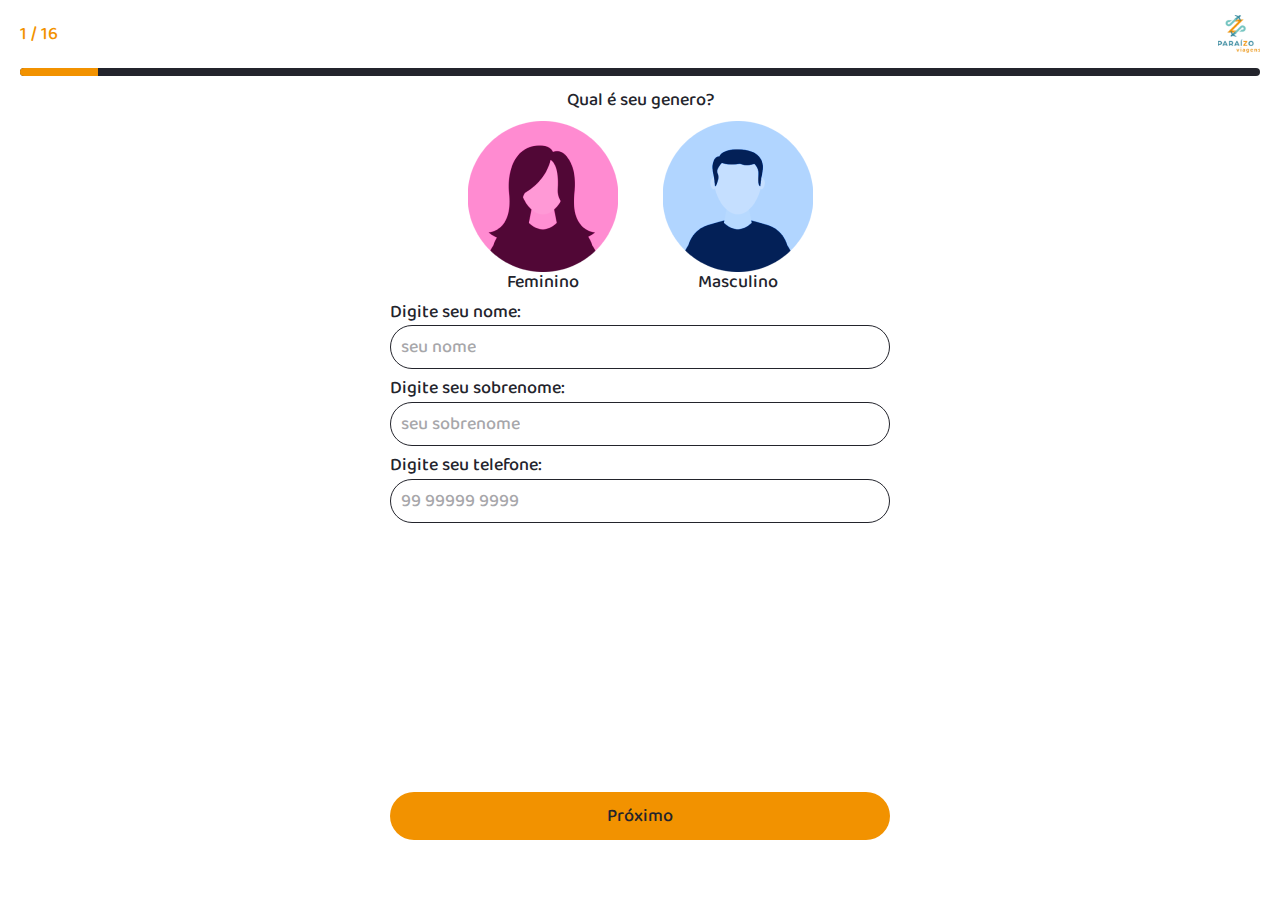
<file: index.html>
<!DOCTYPE html>
<html lang="pt-BR">
<head>
    <meta charset="UTF-8">
    <meta name="viewport" content="width=device-width, initial-scale=1.0">
    <link rel="stylesheet" href="./assets/css/style.css">
    <link rel="shortcut icon" href="assets/images/favicon.ico">
    <title>Quiz - Paraízo Viagens</title>
</head>
<body>
    <div class="conteinerStart">
        <div class="logoStart">
            <img src="assets/images/logo.png" width="60px" alt="">
        </div>

        <div class="blockStart">
            <div class="worldImage">
                <img src="assets/images/world.png" alt="">
            </div>

            <h2>
                Olá! Seja muito <br> bem-vindo!
            </h2>

            <p>
                Vamos ajudar você a planejar a viagem dos seus sonhos.
            </p>

            <p>
                Clique abaixo e preencha as informações da sua viagem para montarmos um pacote perfeito para você.
            </p>

            <div class="conteinerButtonStart">
                <!-- <a class="buttonStart " href=""><img class="iconAviao" src="assets/images/icon aviao.svg" width="20px" alt="">Quero viajar!</a> -->
            </div>

            <p class="privacidadeTermos">
                Este conteúdo não faz parte do Facebook, Meta ou Instagram. A partir deste momento a responsabilidade é da Paraizo Viagens CNPJ 49.771.932/0001-27. Ao iniciar sua cotação você concorda com as <a class="termos" href="">Políticas de Privacidade</a> e <a  class="termos" href="">Termos de Uso</a> estabelecidos.
            </p>
        </div>
    </div>

    <div class="conteinerQuizes">
        <div class="blockConteiner hiddgen">
            <header class="header">
                <a href="#" class="back-button">
                    <img src="./assets/images/previous-icon.svg" alt="">
                    voltar
                </a>
                <div class="step-indicator">
                    <span id="currentStep">1</span>
                    <span>/</span>
                    <span id="totalSteps">15</span>
                </div>
                <div class="logo">
                    <img src="../../public/logo - paraizo viagens.svg" alt="Logo">
                </div>
            </header>

            <div class="progress-container">
                <div class="progress-bar"></div>
            </div>

            <div class="conteiner02 hiddden">
                <div id="step2" class="step-container">
                    <p>
                        Qual é seu genero?
                    </p>
                    <div class="imagesGeners">
                        <div class="imageGirl">
                            <img src="assets/images/imageGirl.png" alt="">
                            <p class="girl">
                                Feminino
                            </p>
                        </div>
                        <div class="imageMen">
                            <img src="assets/images/imageMen.png" alt="">
                            <p class="men">
                                Masculino
                            </p>
                        </div>
                    </div>
                    <div class="conteinerInputs">
                        <div class="blockInputs"></div>
                    </div>
                </div>
            </div>

            <div class="conteiner03 hidgden">
                <div id="step3" class="step-container">
                    <div class="imagesGeners">
                        <div class="imageMen">
                            <img src="assets/images/imageMen.png" alt="">
                            <h1>Olá Gabriel, seja bem vindo</h1>
                        </div>
                    </div>
                    <div class="conteinerInputs">
                        <div class="blockInputs"></div>
                    </div>
                </div>
            </div>
            
            <div class="conteiner04 hiddhen">
                <div id="step4" class="step-container">
                    <div class="imagesBackground"></div>
                    <p class="titleDefault"></p>
                    <div class="conteinerInputs">
                        <div class="blockInputs">
                            <div class="radio-container"></div>
                        </div>
                    </div>
                </div>
            </div>
            
            <div class="conteiner05 hidkden">
                <div id="step5" class="step-container">
                    <div class="imagesBackground"></div>
                    <p class="titleDefault"></p>
                    <div class="conteinerInputs">
                        <div class="blockInputs"></div>
                    </div>
                </div>
            </div>
            
            <div class="conteiner06 hiddfen">
                <div id="step6" class="step-container">
                    <div class="imagesBackground"></div>
                    <p class="titleDefault"></p>
                    <div class="conteinerInputs">
                        <div class="blockInputs">
                            <div class="radio-container"></div>
                        </div>
                    </div>
                </div>
            </div>
            
            <div class="conteiner07 hiddfen">
                <div id="step7" class="step-container">
                    <div class="imagesBackground"></div>
                    <p class="titleDefault"></p>
                    <div class="conteinerInputs">
                        <div class="blockInputs">
                            <div class="radio-container"></div>
                        </div>
                    </div>
                </div>
            </div>

            <div class="conteiner08 hidkden">
                <div id="step8" class="step-container">
                    <div class="imagesBackground"></div>
                    <p class="titleDefault"></p>
                    <div class="conteinerInputs">
                        <div class="blockInputs"></div>
                    </div>
                </div>
            </div>

            <div class="conteiner09 hidfden">
                <div id="step9" class="step-container">
                    <div class="imagesBackground"></div>
                    <p class="titleDefault"></p>
                    <div class="conteinerInputs">
                        <div class="blockInputs"></div>
                        <div class="radio-container"></div>
                    </div>
                </div>
            </div>

            <div class="conteiner10 hidfden">
                <div id="step10" class="step-container">
                    <div class="imagesBackground"></div>
                    <p class="titleName"></p>
                    <div class="conteinerInputs">
                        <div class="blockInputs"></div>
                    </div>
                </div>
            </div>

            <div class="conteiner11 hidfden">
                <div id="step11" class="step-container">
                    <div class="imagesBackground"></div>
                    <p class="titleName"></p>
                    <div class="conteinerInputs">
                        <div class="blockInputs"></div>
                    </div>
                </div>
            </div>

            <div class="conteiner12 hidfden">
                <div id="step12" class="step-container">
                    <p class="pTop"></p>
                    <div class="image-grid"></div>
                </div>
            </div>

            <div class="conteiner13 hifdden">
                <div id="step13" class="step-container">
                    <p class="pTop"></p>
                    <div class="image-grid"></div>
                    <div class="conteinerInputs">
                        <div class="blockInputs"></div>
                    </div>
                </div>
            </div>

            <div class="conteiner14 hidfden">
                <div id="step14" class="step-container">
                    <div class="imagesBackground"></div>
                    <p class="titleDefault"></p>
                    <div class="conteinerInputs">
                        <div class="blockInputs">
                            <div class="radio-container"></div>
                        </div>
                    </div>
                </div>
            </div>

            <div class="conteiner15 hidfden">
                <div id="step15" class="step-container">
                    <div class="imagesBackground"></div>
                    <p class="titleDefault"></p>
                    <div class="conteinerInputs">
                        <div class="blockInputs"></div>
                        <div class="radio-container"></div>
                    </div>
                </div>
            </div>

            <div class="conteiner16 hiddfen">
                <div id="step16" class="step-container">
                    <div class="imagesBackground"></div>
                    <p class="titleDefault"></p>
                    <div class="conteinerInputs">
                        <div class="blockInputs"></div>
                        <div class="radio-container"></div>
                    </div>
                </div>
            </div> 

            <div class="conteiner17 hiddfen">
                <div id="step17" class="step-container">
                    <div class="imagesBackground"></div>
                    <p class="titleDefault"></p>
                    <div class="conteinerInputs">
                        <div class="blockInputs"></div>
                        <div class="radio-container"></div>
                    </div>
                </div>
            </div> 
        </div>

        <div class="conteinerButtonNext">
            <a class="buttonNext btn" href=""></a>
        </div>
    </div>

    <div class="conteinerEnd hidden">
        <div class="blockEnd">
            <div class="blockTitleEnd">
                <p>
                    MUITO OBRIGADO
                </p>
                <p>
                    !
                </p>
            </div>

            <div class="worldImage">
                <img src="assets/images/world.png" alt="">
            </div>

            <h2>
                Estamos mais perto do seu destino agora!
            </h2>

            <p>
                Em breve, um de nossos atendentes entrará em contato com a sua cotação personalizada, tudo bem?
            </p>

            <p>
                Enquanto isso, já pode começar a sonhar com o péna areia ou com as trilhas da montanha.
            </p>

            <div class="logoEnd">
                <img src="assets/images/logo.png" width="60px" alt="">
            </div>
        </div>

        <!-- <div class="logoEnd">
            <img src="assets/images/logo.png" width="60px" alt="">
        </div> -->
    </div>

    <script type="module" src="script.js"></script>
</body>
</html>
</file>
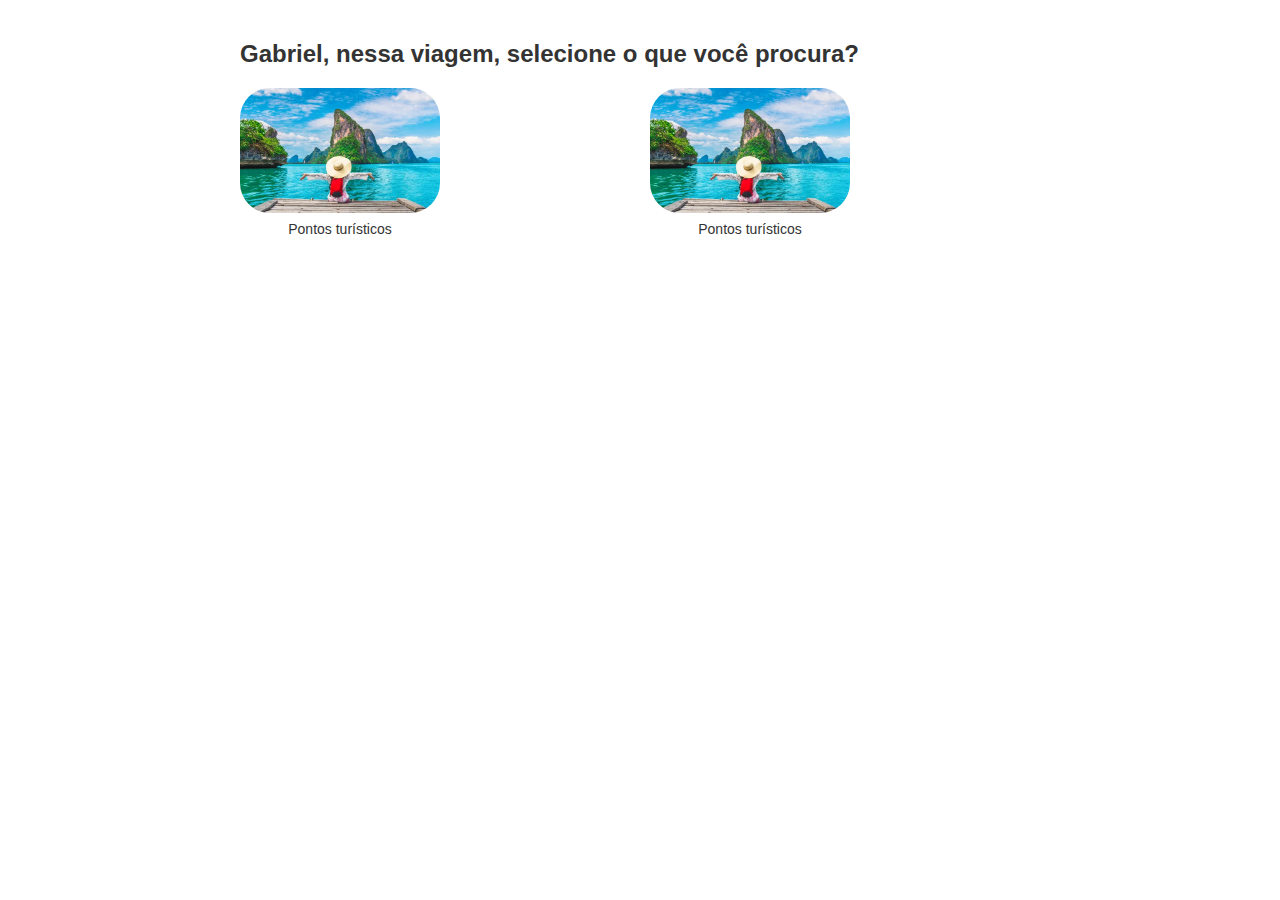
<file: componentes/CheckBoxImage/index.html>
<!DOCTYPE html>
<html lang="pt-BR">
<head>
    <meta charset="UTF-8">
    <meta name="viewport" content="width=device-width, initial-scale=1.0">
    <title>Seleção de Interesses de Viagem</title>
    <style>
        body {
            font-family: Arial, sans-serif;
            max-width: 800px;
            margin: 0 auto;
            padding: 20px;
        }
        h2 {
            color: #333;
        }
        .image-grid {
            display: grid;
            grid-template-columns: repeat(auto-fit, minmax(150px, 1fr));
            gap: 20px;
        }
        .image-checkbox {
            display: flex;
            flex-direction: column;
            cursor: pointer;
            transition: transform 0.3s ease;
            width: 200px;
            height: 200px;
        }
        .image-checkbox:hover {
            transform: translateY(-5px);
        }
        .image-wrapper {
            position: relative;
            border-radius: 30px;
            overflow: hidden;
            margin-bottom: 8px;
        }
        .image-checkbox img {
            width: 100%;
            height: auto;
            display: block;
            transition: filter 0.3s ease;
        }
        .image-checkbox input {
            display: none;
        }
        .image-checkbox label {
            text-align: center;
            font-size: 14px;
            color: #333;
        }
        .image-checkbox.selected .image-wrapper::before {
            content: '';
            position: absolute;
            top: 0;
            left: 0;
            right: 0;
            bottom: 0;
            background-color: rgba(244, 140, 34, 0.6); /* #F48C22 com 60% de opacidade */
            pointer-events: none;
        }
    </style>
</head>
<body>
    <h2>Gabriel, nessa viagem, selecione o que você procura?</h2>
    <div class="image-grid">
        <div class="image-checkbox" onclick="toggleSelection(this)">
            <input type="checkbox" id="pontos-turisticos" name="interesse" value="pontos-turisticos">
            <div class="image-wrapper">
                <img src="../../public/turismo.webp" alt="Pontos turísticos">
            </div>
            <label for="pontos-turisticos">Pontos turísticos</label>
        </div>

        <div class="image-checkbox" onclick="toggleSelection(this)">
            <input type="checkbox" id="pontos-turisticos" name="interesse" value="pontos-turisticos">
            <div class="image-wrapper">
                <img src="../../public/turismo.webp" alt="Pontos turísticos">
            </div>
            <label for="pontos-turisticos">Pontos turísticos</label>
        </div>
        
    </div>

    <script>
        function toggleSelection(element) {
            const checkbox = element.querySelector('input[type="checkbox"]');
            checkbox.checked = !checkbox.checked;
            element.classList.toggle('selected', checkbox.checked);
            console.log(checkbox.value + ' foi ' + (checkbox.checked ? 'selecionado' : 'desmarcado'));
        }
    </script>
</body>
</html>
</file>
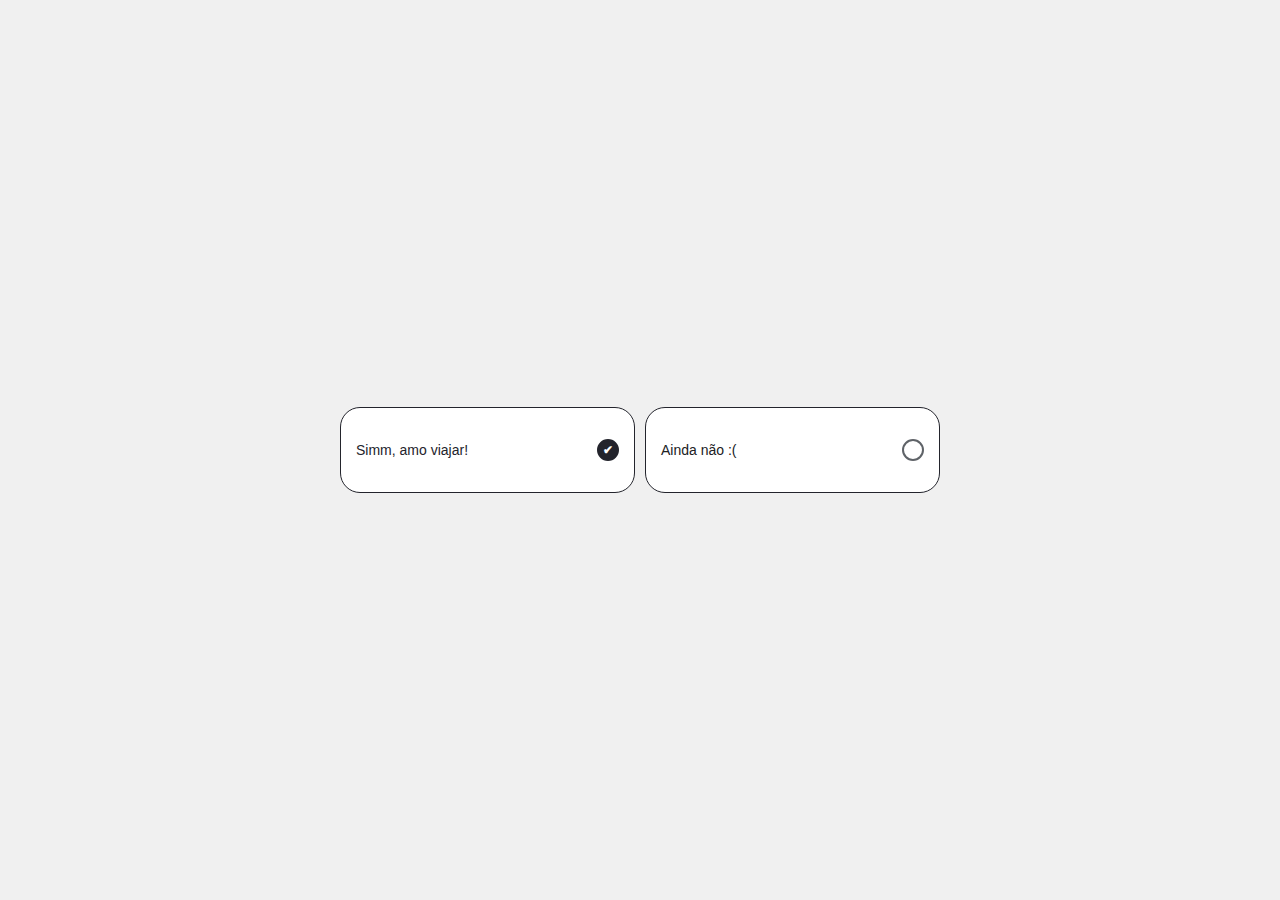
<file: componentes/CheckBoxRadio/index.html>
<!DOCTYPE html>
<html lang="pt-BR">
<head>
    <meta charset="UTF-8">
    <meta name="viewport" content="width=device-width, initial-scale=1.0">
    <title>Botões de Rádio Estilizados</title>
    <style>
        body {
            font-family: Arial, sans-serif;
            display: flex;
            justify-content: center;
            align-items: center;
            height: 100vh;
            margin: 0;
            background-color: #f0f0f0;
        }
        .radio-container {
            display: flex;
            gap: 10px;
            max-width: 600px;
            width: 100%;
        }
        .radio-button {
            flex: 1;
            display: flex;
            align-items: center;
            background-color: white;
            border: 1px solid #23242C;
            border-radius: 20px;
            height: 3.8rem;
            padding: 12px 15px;
            cursor: pointer;
            transition: all 0.3s ease;
        }
        .radio-button input[type="radio"] {
            display: none;
        }
        .radio-button label {
            display: flex;
            align-items: center;
            justify-content: space-between;
            width: 100%;
            cursor: pointer;
            background-color: white;
            font-size: 14px;
            color: #202124;
            font-weight: 500;
        }
        .checkmark {
            width: 18px;
            height: 18px;
            border-radius: 50%;
            border: 2px solid #5f6368;
            display: flex;
            align-items: center;
            justify-content: center;
            margin-left: 10px;
            transition: all 0.3s ease;
            flex-shrink: 0;
        }
        .checkmark::after {
            content: '\2714';
            display: none;
            color: #fff;
            font-size: 12px;
            font-weight: bold;
        }
        .radio-button input[type="radio"]:checked + label .checkmark {
            background: #23242C;
            border-color: #23242C;
        }
        .radio-button input[type="radio"]:checked + label .checkmark::after {
            display: block;
        }
        .radio-button input[type="radio"]:checked + label {
            color: #23242C;
        }
    </style>
</head>
<body>
    <div class="radio-container">
        <div class="radio-button">
            <input type="radio" id="option1" name="option" value="option1" checked>
            <label for="option1">
                <span>Simm, amo viajar!</span>
                <span class="checkmark"></span>
            </label>
        </div>
        <div class="radio-button">
            <input type="radio" id="option2" name="option" value="option2">
            <label for="option2">
                <span>Ainda não :(</span>
                <span class="checkmark"></span>
            </label>
        </div>
    </div>

    <script>
        // Script removido, pois não é mais necessário mudar a cor de fundo
    </script>
</body>
</html>
</file>
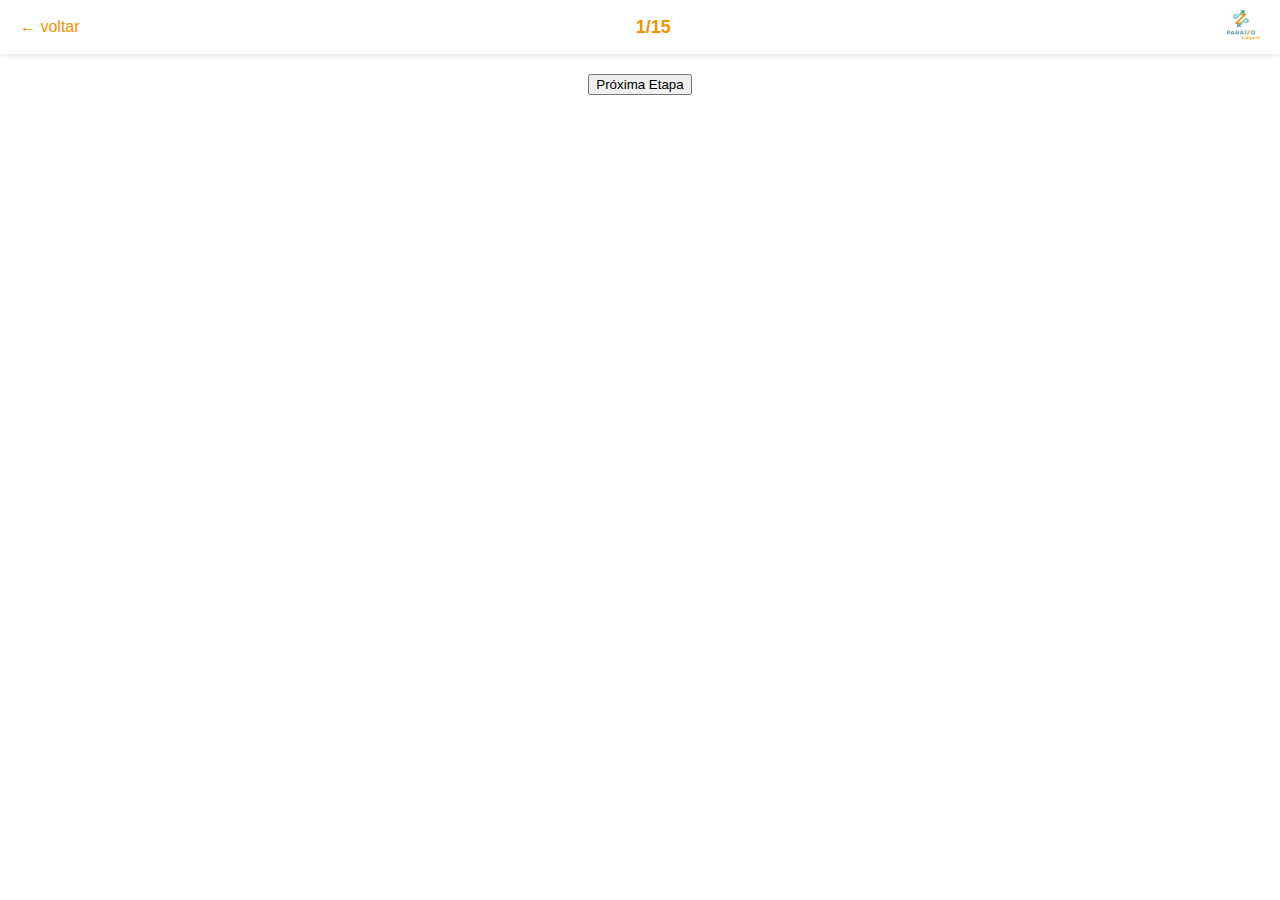
<file: componentes/Header/index.html>
<!DOCTYPE html>
<html lang="pt-BR">
<head>
    <meta charset="UTF-8">
    <meta name="viewport" content="width=device-width, initial-scale=1.0">
    <title>Cabeçalho com Indicador de Etapa</title>
    <style>
        body {
            font-family: Arial, sans-serif;
            margin: 0;
            padding: 0;
        }
        .header {
            display: flex;
            justify-content: space-between;
            align-items: center;
            padding: 10px 20px;
            background-color: #ffffff;
            box-shadow: 0 2px 4px rgba(0,0,0,0.1);
        }
        .back-button {
            color: #F29200;
            text-decoration: none;
            font-size: 16px;
            cursor: pointer;
        }
        .step-indicator {
            font-weight: bold;
            font-size: 18px;
            color: #F29200;
        }
        .logo img {
            height: 30px;
            width: auto;
        }
    </style>
</head>
<body>
    <header class="header">
        <a href="#" class="back-button" onclick="goBack(); return false;">← voltar</a>
        <div class="step-indicator">
            <span id="currentStep">0</span>/<span id="totalSteps">0</span>
        </div>
        <div class="logo">
            <img src="../../public/logo - paraizo viagens.svg" alt="Logo">
        </div>
    </header>

    <div style="margin-top: 20px; text-align: center;">
        <button onclick="nextStep()">Próxima Etapa</button>
    </div>

    <script>
        class StepIndicator {
            constructor(totalSteps) {
                this.currentStep = 1; 
                this.totalSteps = totalSteps;
                this.currentStepElement = document.getElementById('currentStep');
                this.totalStepsElement = document.getElementById('totalSteps');
                this.updateDisplay();
            }

            updateDisplay() {
                this.currentStepElement.textContent = this.currentStep;
                this.totalStepsElement.textContent = this.totalSteps;
            }

            nextStep() {
                if (this.currentStep < this.totalSteps) {
                    this.currentStep++;
                    this.updateDisplay();
                }
            }

            previousStep() {
                if (this.currentStep > 1) {
                    this.currentStep--;
                    this.updateDisplay();
                }
            }

            setStep(step) {
                this.currentStep = Math.max(1, Math.min(step, this.totalSteps));
                this.updateDisplay();
            }
        }

        // Inicialize o componente com o número total de etapas
        const stepIndicator = new StepIndicator(15);

        // Função para o botão voltar
        function goBack() {
            stepIndicator.previousStep();
            console.log("Voltando para a etapa", stepIndicator.currentStep);
        }

        // Função para o botão de próxima etapa
        function nextStep() {
            stepIndicator.nextStep();
            console.log("Avançando para a etapa", stepIndicator.currentStep);
        }
    </script>
</body>
</html>
</file>
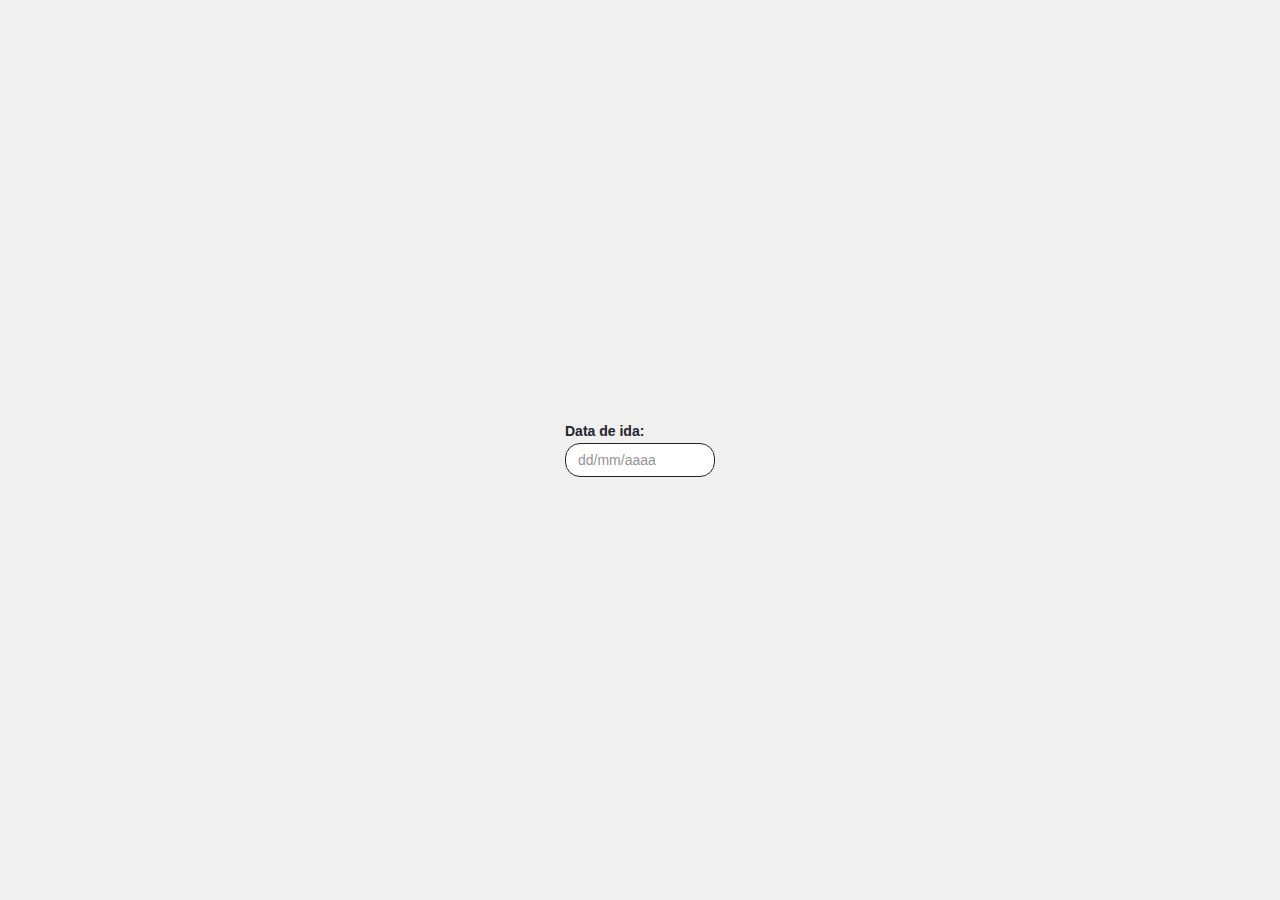
<file: componentes/InputDate/index.html>
<!DOCTYPE html>
<html lang="pt-BR">
<head>
    <meta charset="UTF-8">
    <meta name="viewport" content="width=device-width, initial-scale=1.0">
    <title>Input de Data Estilizado Compacto</title>
    <style>
        body {
            font-family: Arial, sans-serif;
            display: flex;
            justify-content: center;
            align-items: center;
            height: 100vh;
            margin: 0;
            background-color: #f0f0f0;
        }
        .input-container {
            width: 100%;
            max-width: 150px;
            
        }
        .date-input {
            width: 100%;
            padding: 8px 12px;
            font-size: 14px; 
            border: 1px solid #23242C;
            border-radius: 15px; 
            color: #23242C;
            outline: none;
            box-sizing: border-box;
        }
        .date-input::placeholder {
            color: #23242C;
            opacity: 0.5;
        }
        label {
            display: block;
            margin-bottom: 4px;
            color: #23242C;
            font-weight: bold;
            font-size: 14px;
        }
    </style>
</head>
<body>
    <div class="input-container">
        <label for="dateInput">Data de ida:</label>
        <input type="text" id="dateInput" class="date-input" placeholder="dd/mm/aaaa" maxlength="10">
    </div>

    <script>

        export function InputDate (){
            function formatDate(input) {
                let value = input.value.replace(/\D/g, '').slice(0, 8);
                let formattedValue = '';

                if (value.length > 0) {
                    formattedValue += value.substr(0, 2);
                }
                if (value.length > 2) {
                    formattedValue += '/' + value.substr(2, 2);
                }
                if (value.length > 4) {
                    formattedValue += '/' + value.substr(4, 4);
                }

                input.value = formattedValue;
            }

            document.getElementById('dateInput').addEventListener('input', function(e) {
                formatDate(this);
            });

            document.getElementById('dateInput').addEventListener('keydown', function(e) {
                if ([46, 8, 9, 27, 13, 110, 190].indexOf(e.keyCode) !== -1 ||
                    (e.keyCode === 65 && (e.ctrlKey === true || e.metaKey === true)) || 
                    (e.keyCode >= 35 && e.keyCode <= 40)) {
                        return;
                }
                if ((e.shiftKey || (e.keyCode < 48 || e.keyCode > 57)) && (e.keyCode < 96 || e.keyCode > 105)) {
                    e.preventDefault();
                }
            });
        }

    </script>
</body>
</html>
</file>
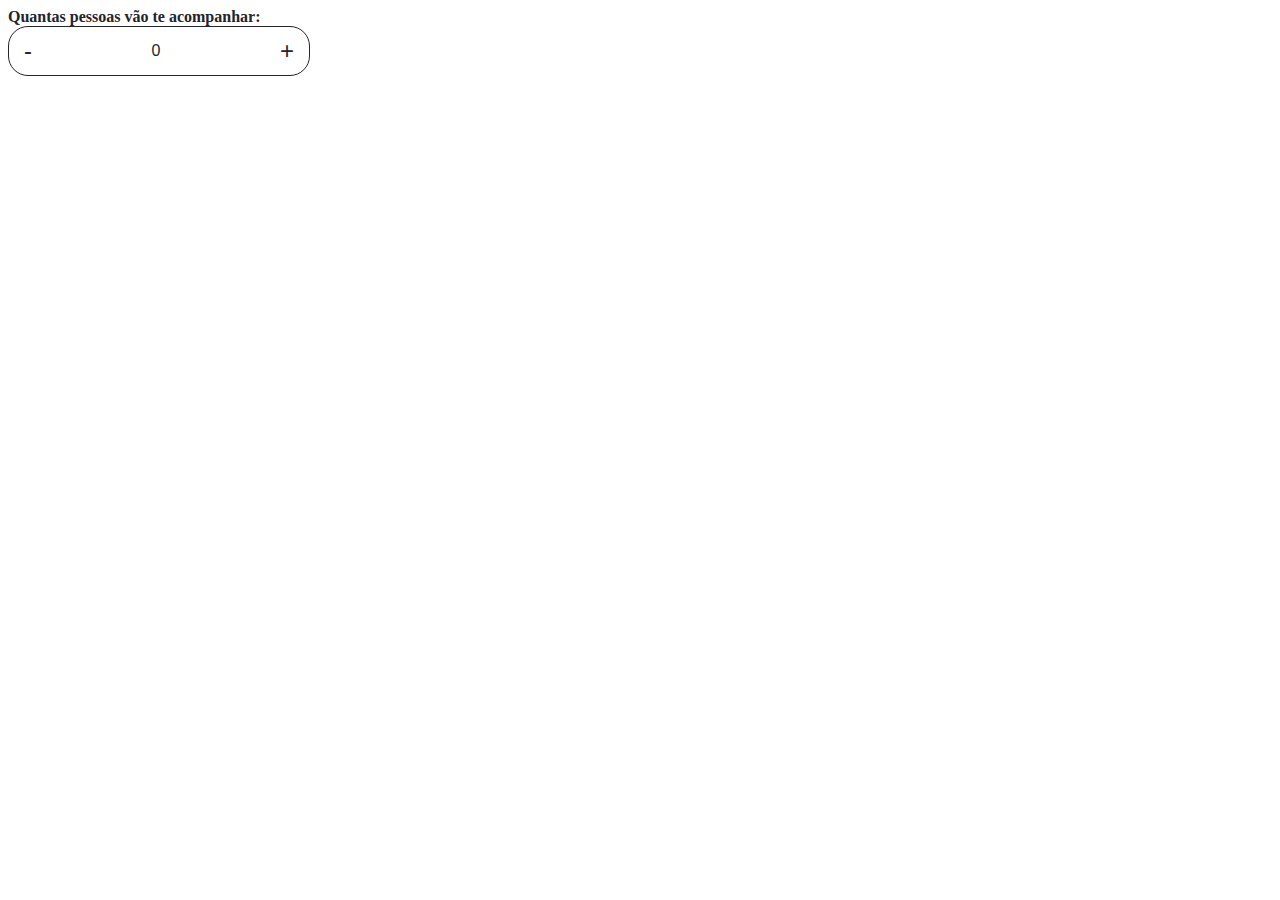
<file: componentes/InputNumber/index.html>
<!DOCTYPE html>
<html lang="pt-BR">
<head>
    <meta charset="UTF-8">
    <meta name="viewport" content="width=device-width, initial-scale=1.0">
    <title>Input Numérico</title>
    <style>
        .numeric-input-container {
            display: flex;
            align-items: center;
            max-width: 300px;
            border: 1px solid #23242C;
            border-radius: 20px;
            overflow: hidden;
        }
        .numeric-input-button {
            background-color: transparent;
            border: none;
            color: #23242C;
            font-size: 24px;
            padding: 10px 15px;
            cursor: pointer;
            transition: opacity 0.3s;
        }
        .numeric-input-button:hover {
            opacity: 0.7;
        }
        .numeric-input-field {
            flex-grow: 1;
            border: none;
            text-align: center;
            font-size: 16px;
            padding: 10px;
            width: 50px;
            background-color: transparent;
            color: #23242C;
        }
        .numeric-input-field::-webkit-inner-spin-button, 
        .numeric-input-field::-webkit-outer-spin-button { 
            -webkit-appearance: none;
            margin: 0;
        }
        .numeric-input-label {
            margin-bottom: 5px;
            font-weight: bold;
            color: #23242C;
        }
    </style>
</head>
<body>
    <div>
        <label class="numeric-input-label" for="peopleCount">Quantas pessoas vão te acompanhar:</label>
        <div class="numeric-input-container">
            <button class="numeric-input-button" onclick="changeValue(-1)">-</button>
            <input type="number" id="peopleCount" class="numeric-input-field" value="0" min="0" readonly>
            <button class="numeric-input-button" onclick="changeValue(1)">+</button>
        </div>
    </div>

    <script>
        const input = document.getElementById('peopleCount');

        function changeValue(amount) {
            let currentValue = parseInt(input.value);
            let newValue = currentValue + amount;
            input.value = Math.max(0, newValue);
        }
    </script>
</body>
</html>
</file>
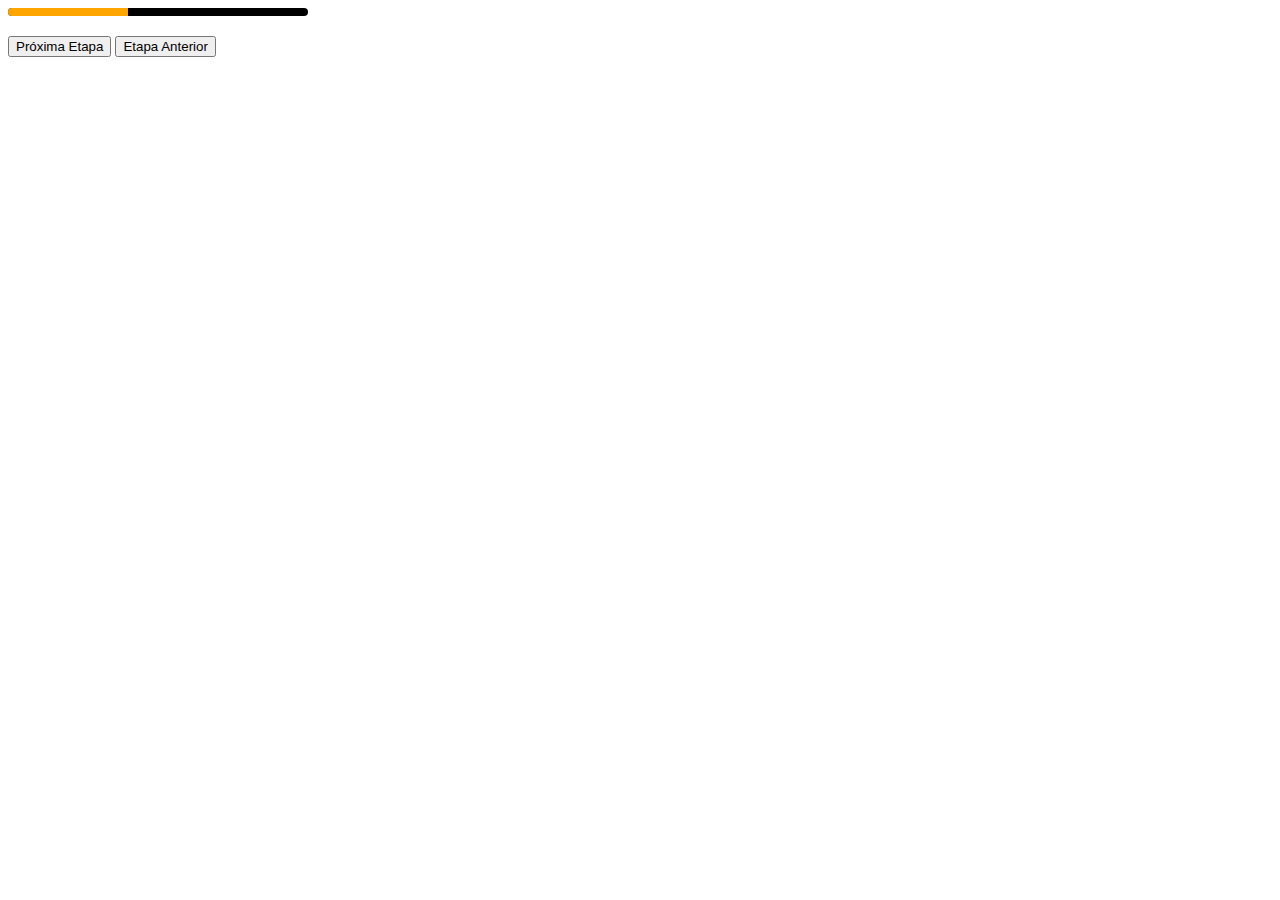
<file: componentes/ProgessBar/index.html>
<!DOCTYPE html>
<html lang="pt-BR">
<head>
    <meta charset="UTF-8">
    <meta name="viewport" content="width=device-width, initial-scale=1.0">
    <title>Barra de Progresso Baseada em Etapas</title>
    <style>
        .progress-container {
            width: 100%;
            max-width: 300px;
            height: 8px;
            background-color: #000000;
            border-radius: 4px;
            overflow: hidden;
            margin-bottom: 20px;
        }
        .progress-bar {
            width: 0;
            height: 100%;
            background-color: #FFA500; /* Cor laranja */
            transition: width 0.3s ease;
        }
    </style>
</head>
<body>
    <div class="progress-container">
        <div class="progress-bar" data-steps="5" data-current-step="2"></div>
    </div>

    <button onclick="updateProgress(1)">Próxima Etapa</button>
    <button onclick="updateProgress(-1)">Etapa Anterior</button>

    <script>
        class StepProgressBar {
            constructor(element) {
                this.progressBar = element;
                this.totalSteps = parseInt(element.getAttribute('data-steps') || 1);
                this.currentStep = parseInt(element.getAttribute('data-current-step') || 0);
                this.update();
            }

            update() {
                const progress = (this.currentStep / this.totalSteps) * 100;
                this.progressBar.style.width = `${progress}%`;
            }

            setStep(step) {
                this.currentStep = Math.min(this.totalSteps, Math.max(0, step));
                this.update();
            }

            nextStep() {
                this.setStep(this.currentStep + 1);
            }

            previousStep() {
                this.setStep(this.currentStep - 1);
            }
        }

        let progressBar;

        document.addEventListener('DOMContentLoaded', () => {
            const progressElement = document.querySelector('.progress-bar');
            progressBar = new StepProgressBar(progressElement);
        });

        function updateProgress(change) {
            if (change > 0) {
                progressBar.nextStep();
            } else {
                progressBar.previousStep();
            }
        }
    </script>
</body>
</html>
</file>
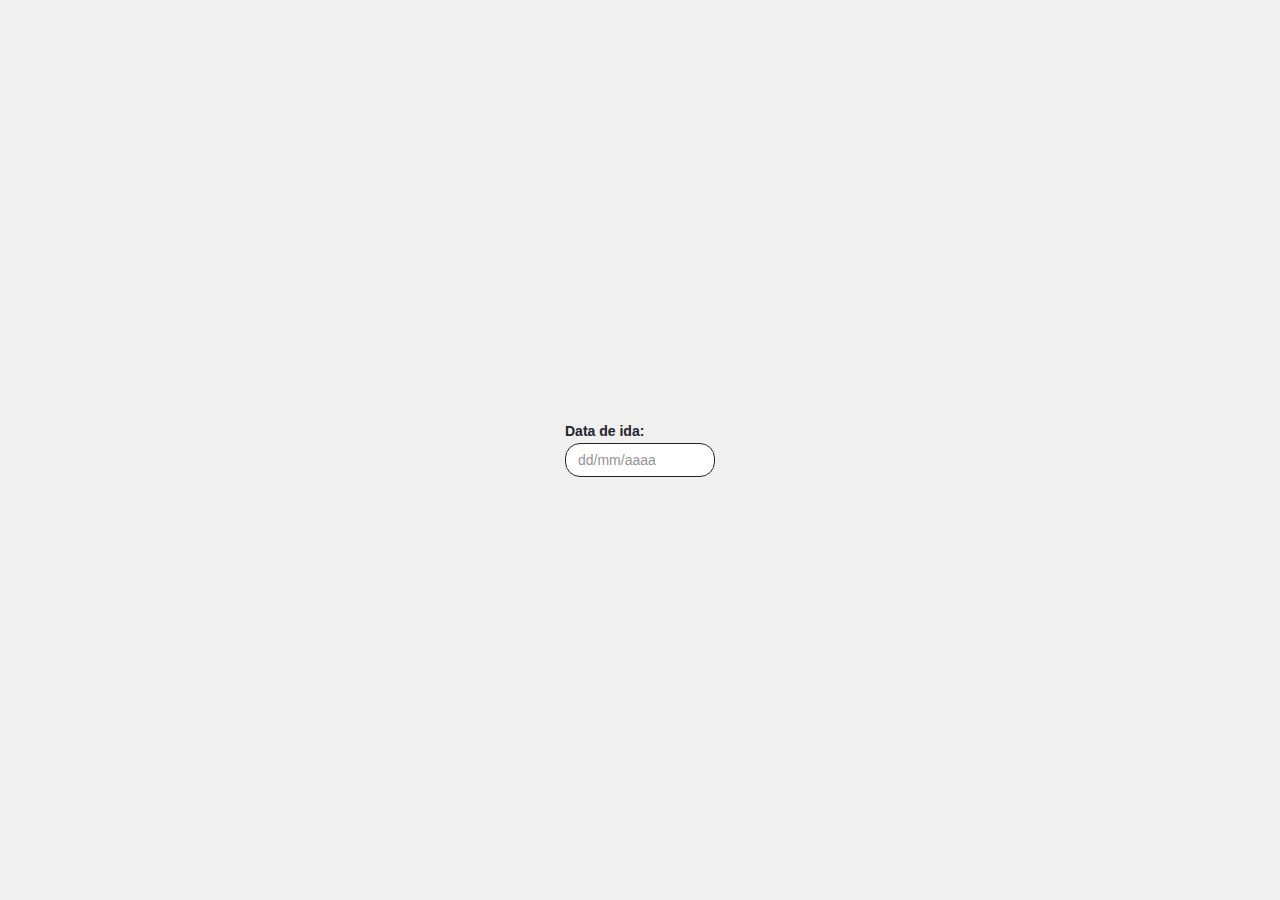
<file: componentes/Header/InputDate/index.html>
<!DOCTYPE html>
<html lang="pt-BR">
<head>
    <meta charset="UTF-8">
    <meta name="viewport" content="width=device-width, initial-scale=1.0">
    <title>Input de Data Estilizado Compacto</title>
    <style>
        body {
            font-family: Arial, sans-serif;
            display: flex;
            justify-content: center;
            align-items: center;
            height: 100vh;
            margin: 0;
            background-color: #f0f0f0;
        }
        .input-container {
            width: 100%;
            max-width: 150px;
            
        }
        .date-input {
            width: 100%;
            padding: 8px 12px;
            font-size: 14px; 
            border: 1px solid #23242C;
            border-radius: 15px; 
            color: #23242C;
            outline: none;
            box-sizing: border-box;
        }
        .date-input::placeholder {
            color: #23242C;
            opacity: 0.5;
        }
        label {
            display: block;
            margin-bottom: 4px;
            color: #23242C;
            font-weight: bold;
            font-size: 14px;
        }
    </style>
</head>
<body>
    <div class="input-container">
        <label for="dateInput">Data de ida:</label>
        <input type="text" id="dateInput" class="date-input" placeholder="dd/mm/aaaa" maxlength="10">
    </div>

    <script>
        function formatDate(input) {
            let value = input.value.replace(/\D/g, '').slice(0, 8);
            let formattedValue = '';

            if (value.length > 0) {
                formattedValue += value.substr(0, 2);
            }
            if (value.length > 2) {
                formattedValue += '/' + value.substr(2, 2);
            }
            if (value.length > 4) {
                formattedValue += '/' + value.substr(4, 4);
            }

            input.value = formattedValue;
        }

        document.getElementById('dateInput').addEventListener('input', function(e) {
            formatDate(this);
        });

        document.getElementById('dateInput').addEventListener('keydown', function(e) {
            if ([46, 8, 9, 27, 13, 110, 190].indexOf(e.keyCode) !== -1 ||
                (e.keyCode === 65 && (e.ctrlKey === true || e.metaKey === true)) || 
                (e.keyCode >= 35 && e.keyCode <= 40)) {
                    return;
            }
            if ((e.shiftKey || (e.keyCode < 48 || e.keyCode > 57)) && (e.keyCode < 96 || e.keyCode > 105)) {
                e.preventDefault();
            }
        });
    </script>
</body>
</html>
</file>
<file: assets/css/style.css>
@import url('https://fonts.googleapis.com/css2?family=Baloo+2:wght@400..800&display=swap');

:root{
    /* colors */
    --colorPrimary: #23242C;
    --colorSecundary: #F29200;
    --colorMen: #a4cdfc;
    --colorGirl: #FF8BD1;

    /* font */
    --fontPrimary: "Baloo 2", sans-serif;
}

::-webkit-scrollbar{
    width: 10px;
}

::-webkit-scrollbar-track{
    background-color: var(--colorPrimary);
    border-radius: 50px;
}

::-webkit-scrollbar-thumb{
    background-color: var(--colorSecundary); 
    border-radius: 50px;
}

*{
    box-sizing: border-box;
    text-decoration: none;
    font-family: var(--fontPrimary);
    color: var(--colorPrimary);
    font-weight: 500;
    font-size: 18px;
    outline: none;
    padding: 0px;
    margin: 0px;
}

body{
    background-color: #ffffff;
}

.hidden{
    display: none;
}

.conteinerStart{
    display: none;
}



.conteinerQuizes{
    height: 95vh;
    padding: 0px 20px;
    display: flex;
    
    flex-direction: column;
    justify-content: space-between;
}

.divLabelInput{
    display: flex;
    flex-direction: column;
    gap: 3px;
    margin: 0px 0px 10px;
}

img{
    width: 100%;
}

a{
    display: inline-block;
}

p, label{
    line-height: 1.1em;
    text-align: center;
}

label, span{
    line-height: 1.1em;
    text-align: start;
}

input{
    height: 44px;
    border-radius: 30px;
    border: 1px solid var(--colorPrimary);
    padding: 5px 10px;
}

input::placeholder{
    color: var(--colorPrimary);
    opacity: 40%;
}

.logoStart{
    display: flex;
    justify-content: center;
    background-color: var(--colorPrimary);
    clip-path: ellipse(75% 95% at 50% 0%);
    padding: 15px 0;
}

.logoStart img{
    width: 60px;
}

.blockStart{
    display: flex;
    flex-direction: column;
    /* justify-content: center; */
    align-items: center;
    gap: 15px;
    width: min(100%, 500px);
    margin: 15px auto 0px;
    padding: 0px 20px 20px;
}

.blockStart h2{
    font-size: 33px;
    line-height: 1.1em;
    font-weight: bold;
    text-align: center;
}

.buttonStart{
    display: flex;
    align-items: center;
    justify-content: center;
    gap: 10px;
}

.buttonStart img{
    width: 20px;
}

.conteinerButtonStart{
    width: 100%;
}

.blockStart .buttonStart{
    width: min(100%, 500px);
    margin: 0px auto;
    padding: 10px;
    color: white;
    background-color: var(--colorSecundary);
    border-radius: 30px;
    text-align: center;
    cursor: pointer;
}

.blockStart p.privacidadeTermos{
    font-size: 10px;
}


.blockStart a.termos{
    color: var(--colorSecundary);
    font-size: 10px;
}

/* ----------------------------- */

.conteinerEnd{
    /* height: 100vh; */
}

.blockEnd{
    display: flex;
    flex-direction: column;
    /* justify-content: center; */
    align-items: center;
    gap: 15px;
    width: min(100%, 500px);
    margin: 15px auto 0px;
    padding: 0px 20px 0px;
}

.blockEnd h2{
    font-size: 33px;
    line-height: 1.1em;
    font-weight: bold;
    text-align: center;
}

.logoEnd{
    /* width: 100%; */
    display: flex;
    justify-content: center;
    /* background-color: var(--colorPrimary); */
    /* clip-path: ellipse(75% 95% at 50% 100%); */
    padding: 15px 0;
}

.logoEnd img{
    width: 60px;
}

.blockTitleEnd{
    display: flex;
    justify-content: center;
    align-items: center;
    gap: 10px;
}

.blockTitleEnd p:nth-child(1){
    width: 200px;
    text-align: center;
    font-size: 37px;
    font-weight: bold;
    color: var(--colorSecundary);
    background-color: var(--colorPrimary);
    padding: 10px;
}

.blockTitleEnd p:nth-child(2){
    /* width: 200px; */
    text-align: center;
    font-size: 88px;
    font-weight: bold;
    color: var(--colorPrimary);
    background-color: var(--colorSecundary);
    padding:2px 10px;
}

.worldImage img{
    width: 270px;
}

/* ---------------------------- */

.header {
    display: flex;
    justify-content: space-between;
    align-items: center;
    padding: 15px 0px;
    /* background-color: #ffffff; */
    /* box-shadow: 0 2px 4px rgba(0,0,0,0.1); */
}

.back-button {
    display: flex;
    align-items: center;
    gap: .4em;
    color: var(--colorSecundary);
    text-decoration: none;
    /* font-size: 16px; */
    cursor: pointer;
}

.step-indicator span{
    /* font-weight: bold; */
    /* font-size: 18px; */
    color: var(--colorSecundary);
}


.logo{
    display: flex;
    align-items: center;
}

.logo img {
    /* height: 30px; */
    width: 42px;
}

.progress-container {
    width: 100%;
    /* max-width: 300px; */
    height: 8px;
    background-color: var(--colorPrimary);
    border-radius: 4px;
    overflow: hidden;
    /* margin: 0px 0px 20px; */
}
.progress-bar {
    width: 0;
    height: 100%;
    background-color: var(--colorSecundary); /* Cor laranja */
    transition: width 0.3s ease;
}

.conteiner02, .conteiner03, .conteiner04, .conteiner05, .conteiner06, .conteiner07, .conteiner08, .conteiner09, .conteiner10, .conteiner11, .conteiner12, .conteiner13, .conteiner14, .conteiner15, .conteiner16, .conteiner17, .conteiner19{
    width: min(100%, 500px);
    margin: 15px auto 0px;
}

.conteinerInputs{
    height: 100%;
    display: flex;
    flex-direction: column;
    justify-content: space-between;
}

.conteiner02 > p, .conteiner08 > p{
    text-align: center;
}

.imagesBackground{
    margin: 15px auto;
    width: min(100%, 500px);
    height: 200px;
    background-position: center;
    background-repeat: no-repeat;
    background-size: cover;
    border-radius: 30px;
}

.imagesGeners{
    display: flex;
    justify-content: center;
    gap: 2.5em;
    padding: 10px 0px;
}

.imagesGeners img{
    width: min(100%, 150px);
}

.imageGirl, .imageMen{
    display: flex;
    flex-direction: column;
    align-items: center;

}

p.girl, p.men{
    transition: .5s all;
}

.imageGirl p.activeGirl{
    color: var(--colorGirl);
    font-weight: 600;
}

.imageMen p.activeMen{
    color: var(--colorMen);
    font-weight: 600;
}

.imageGirl:hover > p.girl{
    color: var(--colorGirl);
    font-weight: 600;
}

.imageMen:hover > p.men{
    color: var(--colorMen);
    font-weight: 600;
}

.conteinerButtonNext{
    padding: 10px 0px 15px;
    margin: 0 auto;
    width: min(100%, 500px);
}

.buttonNext{
    width: min(100%, 500px);
    margin: 0px auto;
    padding: 10px;
    background-color: var(--colorSecundary);
    border-radius: 30px;
    text-align: center;
    cursor: pointer;
}


p.titleName, p.titleDefault{
    margin-bottom: 15px;
}

p.pTop{
    margin: 20px;
}

.numeric-input-container {
    width: 100%;
    display: flex;
    align-items: center;
    border: 1px solid var(--colorPrimary);
    border-radius: 30px;
    overflow: hidden;
}
.numeric-input-button {
    background-color: transparent;
    border: none;
    color: var(--colorPrimary);
    font-size: 30px;
    padding: 0px 15px;
    cursor: pointer;
    transition: opacity 0.3s;
}
.numeric-input-button:hover {
    opacity: 0.7;
}
.numeric-input-field {
    flex-grow: 1;
    border: none;
    text-align: center;
    font-size: 20px;
    padding: 10px;
    width: 50px;
    background-color: transparent;
    color: var(--colorPrimary);
}
.numeric-input-field::-webkit-inner-spin-button, 
.numeric-input-field::-webkit-outer-spin-button { 
    -webkit-appearance: none;
    margin: 0;
}
.numeric-input-label {
    font-weight: bold;
    color: var(--colorPrimary);
}

h2 {
    color: #333;
}
.image-grid {
    display: grid;
    grid-template-columns: repeat(3, 1fr); /* 2 colunas */
    gap: 20px;
    justify-content: start; /* Alinha as colunas à esquerda */
    margin-bottom: 20px;
}

.image-checkbox {
    /* grid-area: 5; */
    display: flex;
    flex-direction: column;
    cursor: pointer;
    transition: transform 0.3s ease;
    width: 100%;
}
.image-checkbox:hover {
    transform: translateY(-5px);
}
.image-wrapper {
    position: relative;
    border-radius: 30px;
    overflow: hidden;
    margin-bottom: 8px;
}
.image-checkbox img {
    width: 100%;
    height: auto;
    display: block;
    transition: filter 0.3s ease;
}
.image-checkbox input {
    display: none;
}
.image-checkbox label {
    text-align: center;
    font-size: 15px;
    color: #333;
}
.image-checkbox.selected .image-wrapper::before {
    content: '';
    position: absolute;
    top: 0;
    left: 0;
    right: 0;
    bottom: 0;
    background-color: rgba(244, 140, 34, 0.6); /* #F48C22 com 60% de opacidade */
    pointer-events: none;
}

@media (max-width: 490px){
    .image-grid {
        grid-template-columns: repeat(2, 1fr); /* 2 colunas */
    }
}

@media (max-width: 280px){
    .image-grid {
        grid-template-columns: repeat(1, 1fr); /* 2 colunas */
    }
}

/* ---------------- */


@media (max-width: 450px){
    #idTextDataDeIda, #idTextDataDeVolta{
        width: 150px;
        /* width: min(100%, 150px); */
    }
}

@media (max-width: 350px){
    #idTextDataDeIda, #idTextDataDeVolta{
        width: 120px;
        /* width: min(100%, 150px); */
    }
}

.dataIda, .dataVolta{
    display: flex;
    gap: 20px;
    align-items: flex-end;
}

.radio-container {
    display: flex;
    flex-direction: column;
    gap: 10px;
    width: 100%;
}
.radio-button {
    flex: 1;
    display: flex;
    align-items: center;
    background-color: white;
    border: 1px solid var(--colorPrimary);
    border-radius: 30px;
    height: 44px;
    padding: 12px 15px;
    cursor: pointer;
    transition: all 0.3s ease;
    margin: 0px 0px 10px;
}
.radio-button input[type="radio"] {
    display: none;
}
.radio-button label {
    display: flex;
    align-items: center;
    justify-content: space-between;
    width: 100%;
    cursor: pointer;
    background-color: white;
    font-size: 14px;
    color: var(--colorPrimary);
    font-weight: 500;
}
.checkmark {
    width: 18px;
    height: 18px;
    border-radius: 50%;
    border: 2px solid #5f6368;
    display: flex;
    align-items: center;
    justify-content: center;
    margin-left: 10px;
    transition: all 0.3s ease;
    flex-shrink: 0;
}
.checkmark::after {
    content: '\2714';
    display: none;
    color: white;
    font-size: 12px;
    padding-top: 2px;
    font-weight: bold;
}
.radio-button input[type="radio"]:checked + label .checkmark {
    background: var(--colorPrimary);
    border-color: var(--colorPrimary);
}
.radio-button input[type="radio"]:checked + label .checkmark::after {
    display: block;
}
.radio-button input[type="radio"]:checked + label {
    color: var(--colorPrimary);
}

.date-input {
    width: 100%;
    padding: 8px 12px;
    font-size: 14px; 
    border: 1px solid #23242C;
    border-radius: 15px; 
    color: #23242C;
    outline: none;
    box-sizing: border-box;
}
.date-input::placeholder {
    color: #23242C;
    opacity: 0.5;
}
</file>
